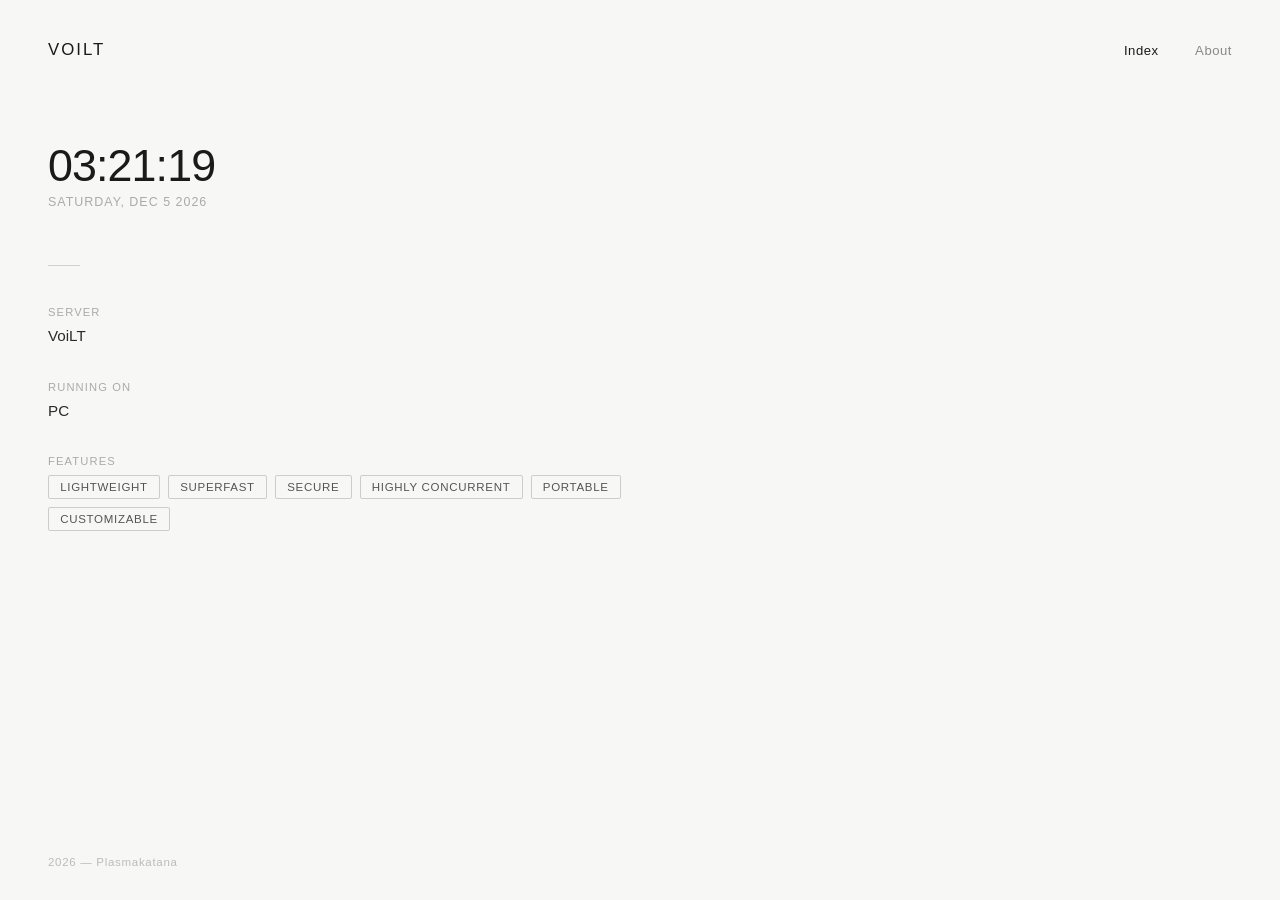
<file: static/index.html>
<!DOCTYPE html>
<html lang="en">
<head>
  <meta charset="UTF-8" />
  <meta name="viewport" content="width=device-width, initial-scale=1.0" />
  <title>VoiLT</title>
  <style>
    *, *::before, *::after { box-sizing: border-box; margin: 0; padding: 0; }

    body {
      font-family: "Helvetica Neue", Helvetica, Arial, sans-serif;
      background: #f7f7f5;
      color: #1a1a1a;
      min-height: 100vh;
      display: flex;
      flex-direction: column;
    }

    header {
      padding: 2.5rem 3rem 0;
      display: flex;
      align-items: baseline;
      justify-content: space-between;
    }

    .logo {
      font-size: 1.05rem;
      font-weight: 500;
      letter-spacing: 0.12em;
      text-transform: uppercase;
    }

    nav a {
      font-size: 0.82rem;
      color: #888;
      text-decoration: none;
      letter-spacing: 0.04em;
      margin-left: 2rem;
      transition: color 0.15s;
    }

    nav a:hover, nav a.active { color: #1a1a1a; }

    main {
      flex: 1;
      padding: 5rem 3rem 3rem;
      max-width: 680px;
    }

    .time {
      font-size: 2.8rem;
      font-weight: 300;
      letter-spacing: -0.02em;
      color: #1a1a1a;
      margin-bottom: 0.25rem;
      font-variant-numeric: tabular-nums;
    }

    .date-label {
      font-size: 0.78rem;
      color: #aaa;
      letter-spacing: 0.08em;
      text-transform: uppercase;
      margin-bottom: 3.5rem;
    }

    .divider {
      width: 32px;
      height: 1px;
      background: #d0d0ce;
      margin-bottom: 2.5rem;
    }

    .info-block {
      margin-bottom: 2rem;
    }

    .info-label {
      font-size: 0.7rem;
      letter-spacing: 0.1em;
      text-transform: uppercase;
      color: #aaa;
      margin-bottom: 0.4rem;
    }

    .info-value {
      font-size: 0.95rem;
      color: #2a2a2a;
      font-weight: 400;
      line-height: 1.6;
    }

    .features-list {
      display: flex;
      flex-wrap: wrap;
      gap: 0.5rem;
      margin-top: 0.5rem;
    }

    .tag {
      font-size: 0.72rem;
      letter-spacing: 0.06em;
      color: #555;
      border: 0.5px solid #ccc;
      padding: 0.3rem 0.7rem;
      border-radius: 2px;
      text-transform: uppercase;
    }

    footer {
      padding: 2rem 3rem;
      font-size: 0.72rem;
      color: #bbb;
      letter-spacing: 0.06em;
    }
  </style>
</head>
<body>

  <header>
    <span class="logo">VoiLT</span>
    <nav>
      <a href="index.html" class="active">Index</a>
      <a href="about.html">About</a>
    </nav>
  </header>

  <main>
    <div class="time" id="clock">--:--:--</div>
    <div class="date-label" id="date-label">--</div>

    <div class="divider"></div>

    <div class="info-block">
      <div class="info-label">Server</div>
      <div class="info-value">VoiLT</div>
    </div>

    <div class="info-block">
      <div class="info-label">Running on</div>
      <div class="info-value">PC</div>
    </div>

    <div class="info-block">
      <div class="info-label">Features</div>
      <div class="features-list">
        <span class="tag">Lightweight</span>
        <span class="tag">Superfast</span>
        <span class="tag">Secure</span>
        <span class="tag">Highly Concurrent</span>
        <span class="tag">Portable</span>
        <span class="tag">Customizable</span>
      </div>
    </div>
  </main>

  <footer>2026 &mdash; Plasmakatana</footer>

  <script>
    function pad(n) { return String(n).padStart(2, '0'); }
    function tick() {
      var now = new Date();
      var h = pad(now.getHours());
      var m = pad(now.getMinutes());
      var s = pad(now.getSeconds());
      document.getElementById('clock').textContent = h + ':' + m + ':' + s;

      var days = ['Sunday','Monday','Tuesday','Wednesday','Thursday','Friday','Saturday'];
      var months = ['Jan','Feb','Mar','Apr','May','Jun','Jul','Aug','Sep','Oct','Nov','Dec'];
      var label = days[now.getDay()] + ', ' + months[now.getMonth()] + ' ' + now.getDate() + ' ' + now.getFullYear();
      document.getElementById('date-label').textContent = label;
    }
    tick();
    setInterval(tick, 1000);
  </script>

</body>
</html>
</file>
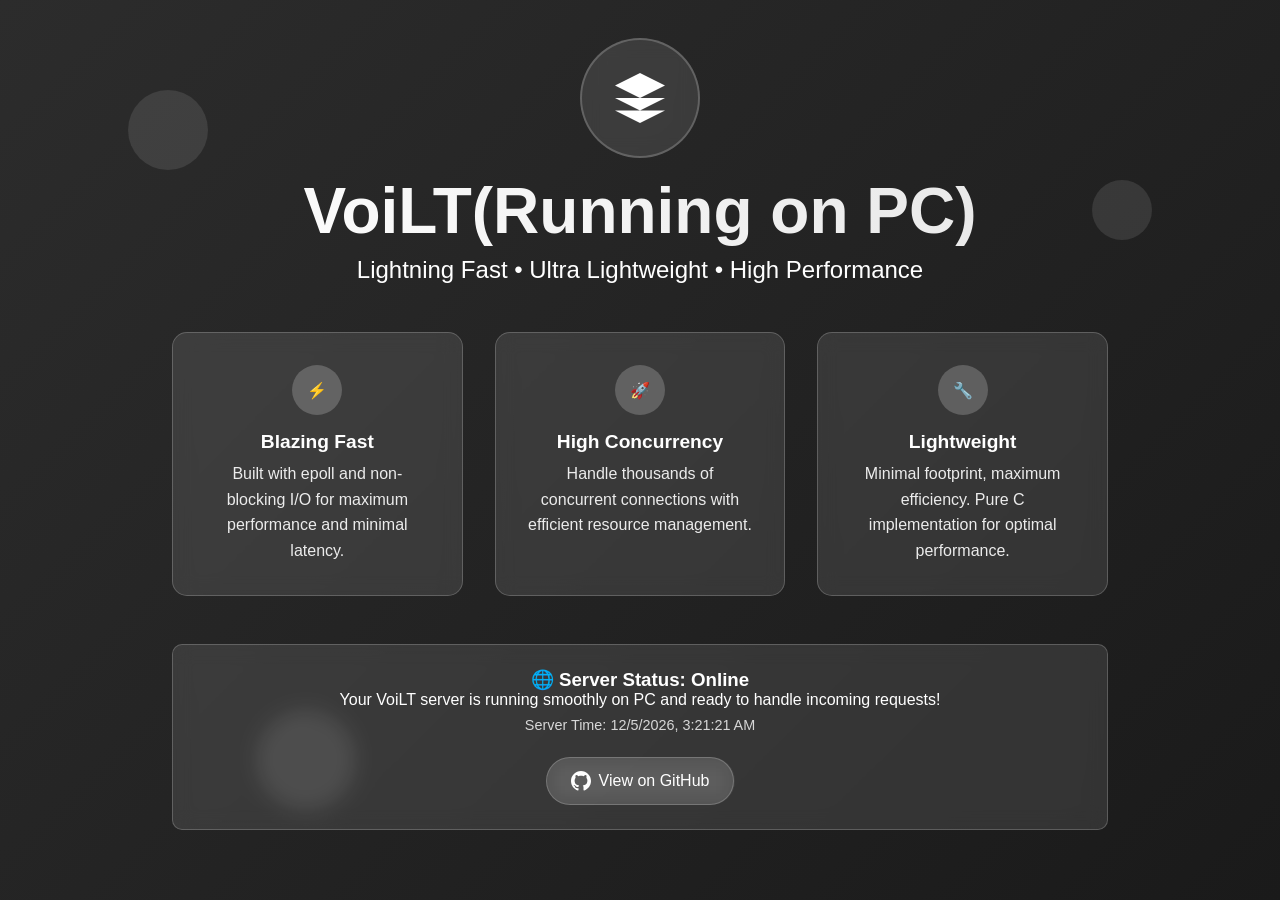
<file: server/static/index.html>
<!DOCTYPE html>
<html lang="en">
<head>
    <meta charset="UTF-8">
    <meta name="viewport" content="width=device-width, initial-scale=1.0">
    <title>VoiLT - Fast Web Server</title>
    <style>
      *{
            margin: 0;
            padding: 0;
            box-sizing: border-box;
        }

        body {
            font-family: 'Segoe UI', Taurus, Geneva, Verdana, sans-serif;
            background: linear-gradient(135deg, #2c2c2c 0%, #1a1a1a 100%);
            min-height: 100vh;
            display: flex;
            align-items: center;
            justify-content: center;
            color: #fff;
            overflow-x: hidden;
        }

        .container {
            text-align: center;
            padding: 2rem;
            max-width: 1000px;
            width: 100%;
        }

        .logo-container {
            margin-bottom: 2rem;
            animation: fadeInUp 1s ease-out;
        }

        .logo {
            width: 120px;
            height: 120px;
            margin: 0 auto 1rem;
            background: rgba(255, 255, 255, 0.1);
            border-radius: 50%;
            display: flex;
            align-items: center;
            justify-content: center;
            backdrop-filter: blur(10px);
            border: 2px solid rgba(255, 255, 255, 0.2);
            animation: pulse 2s infinite;
        }

        .logo svg {
            width: 60px;
            height: 60px;
            fill: #fff;
        }

        .main-title {
            font-size: 4rem;
            font-weight: bold;
            margin-bottom: 0.5rem;
            background: linear-gradient(45deg, #fff, #e5e5e5);
            -webkit-background-clip: text;
            -webkit-text-fill-color: transparent;
            background-clip: text;
            animation: fadeInUp 1s ease-out 0.2s both;
        }

        .subtitle {
            font-size: 1.5rem;
            margin-bottom: 2rem;
            opacity: 0.9;
            font-weight: 300;
            animation: fadeInUp 1s ease-out 0.4s both;
        }

        .features {
            display: grid;
            grid-template-columns: repeat(auto-fit, minmax(250px, 1fr));
            gap: 2rem;
            margin: 3rem 0;
            animation: fadeInUp 1s ease-out 0.6s both;
        }

        .feature-card {
            background: rgba(255, 255, 255, 0.1);
            padding: 2rem;
            border-radius: 15px;
            backdrop-filter: blur(10px);
            border: 1px solid rgba(255, 255, 255, 0.2);
            transition: transform 0.3s ease, box-shadow 0.3s ease;
        }

        .feature-card:hover {
            transform: translateY(-5px);
            box-shadow: 0 20px 40px rgba(255, 255, 255, 0.1);
        }

        .feature-icon {
            width: 50px;
            height: 50px;
            margin: 0 auto 1rem;
            background: rgba(255, 255, 255, 0.2);
            border-radius: 50%;
            display: flex;
            align-items: center;
            justify-content: center;
        }

        .feature-title {
            font-size: 1.2rem;
            font-weight: 600;
            margin-bottom: 0.5rem;
        }

        .feature-desc {
            opacity: 0.9;
            line-height: 1.6;
        }

        .stats {
            display: flex;
            justify-content: center;
            gap: 3rem;
            margin: 3rem 0;
            animation: fadeInUp 1s ease-out 0.8s both;
        }

        .stat-item {
            text-align: center;
        }

        .stat-number {
            font-size: 2.5rem;
            font-weight: bold;
            display: block;
            color: #fff;
        }

        .stat-label {
            opacity: 0.8;
            font-size: 0.9rem;
            text-transform: uppercase;
            letter-spacing: 1px;
        }

        .server-info {
            background: rgba(255, 255, 255, 0.1);
            padding: 1.5rem;
            border-radius: 10px;
            margin: 2rem 0;
            backdrop-filter: blur(10px);
            border: 1px solid rgba(255, 255, 255, 0.2);
            animation: fadeInUp 1s ease-out 1s both;
        }

        .github-link {
            display: inline-flex;
            align-items: center;
            gap: 0.5rem;
            background: rgba(255, 255, 255, 0.1);
            padding: 0.8rem 1.5rem;
            border-radius: 50px;
            text-decoration: none;
            color: #fff;
            border: 1px solid rgba(255, 255, 255, 0.2);
            backdrop-filter: blur(10px);
            transition: all 0.3s ease;
            margin-top: 1.5rem;
            font-weight: 500;
        }

        .github-link:hover {
            background: rgba(255, 255, 255, 0.2);
            transform: translateY(-2px);
            box-shadow: 0 10px 20px rgba(255, 255, 255, 0.1);
        }

        .github-icon {
            width: 20px;
            height: 20px;
            fill: currentColor;
        }

        .floating-elements {
            position: absolute;
            top: 0;
            left: 0;
            width: 100%;
            height: 100%;
            pointer-events: none;
            z-index: -1;
        }

        .floating-circle {
            position: absolute;
            border-radius: 50%;
            background: rgba(255, 255, 255, 0.1);
            animation: float 6s ease-in-out infinite;
        }

        .circle-1 {
            width: 80px;
            height: 80px;
            top: 10%;
            left: 10%;
            animation-delay: 0s;
        }

        .circle-2 {
            width: 60px;
            height: 60px;
            top: 20%;
            right: 10%;
            animation-delay: 2s;
        }

        .circle-3 {
            width: 100px;
            height: 100px;
            bottom: 10%;
            left: 20%;
            animation-delay: 4s;
        }

        @keyframes fadeInUp {
            from {
                opacity: 0;
                transform: translateY(30px);
            }
            to {
                opacity: 1;
                transform: translateY(0);
            }
        }

        @keyframes pulse {
            0%, 100% {
                transform: scale(1);
            }
            50% {
                transform: scale(1.05);
            }
        }

        @keyframes float {
            0%, 100% {
                transform: translateY(0px);
            }
            50% {
                transform: translateY(-20px);
            }
        }

        @media (max-width: 768px) {
            .main-title {
                font-size: 2.5rem;
            }

            .stats {
                flex-direction: column;
                gap: 1rem;
            }
            .features {
                grid-template-columns: 1fr;
            }
        }
    </style>
</head>

<body>
    <div class="floating-elements">
        <div class="floating-circle circle-1"></div>
        <div class="floating-circle circle-2"></div>
        <div class="floating-circle circle-3"></div>
    </div>

    <div class="container">
        <div class="logo-container">
            <div class="logo">
                <svg viewBox="0 0 24 24" fill="currentColor">
                    <path d="M12 2L2 7l10 5 10-5-10-5zM2 17l10 5 10-5M2 12l10 5 10-5"/>
                </svg>
            </div>
            <h1 class="main-title">VoiLT(Running on PC)</h1>
            <p class="subtitle">Lightning Fast • Ultra Lightweight • High Performance</p>
        </div>

        <div class="features">
            <div class="feature-card">
                <div class="feature-icon">⚡</div>
                <h3 class="feature-title">Blazing Fast</h3>
                <p class="feature-desc">Built with epoll and non-blocking I/O for maximum performance and minimal latency.</p>
            </div>
            
            <div class="feature-card">
                <div class="feature-icon">🚀</div>
                <h3 class="feature-title">High Concurrency</h3>
                <p class="feature-desc">Handle thousands of concurrent connections with efficient resource management.</p>
            </div>
            
            <div class="feature-card">
                <div class="feature-icon">🔧</div>
                <h3 class="feature-title">Lightweight</h3>
                <p class="feature-desc">Minimal footprint, maximum efficiency. Pure C implementation for optimal performance.</p>
            </div>
        </div>

        <div class="server-info">
            <h3>🌐 Server Status: <span style="color: #ffffff;">Online</span></h3>
            <p>Your VoiLT server is running smoothly on PC and ready to handle incoming requests!</p>
            <p style="margin-top: 0.5rem; opacity: 0.8; font-size: 0.9rem;">
                Server Time: <span id="server-time"></span>
            </p>
            
            <a href="https://github.com/Plasmakatana/VoiLT" class="github-link" target="_blank">
                <svg class="github-icon" viewBox="0 0 24 24">
                    <path d="M12 0c-6.626 0-12 5.373-12 12 0 5.302 3.438 9.8 8.207 11.387.599.111.793-.261.793-.577v-2.234c-3.338.726-4.033-1.416-4.033-1.416-.546-1.387-1.333-1.756-1.333-1.756-1.089-.745.083-.729.083-.729 1.205.084 1.839 1.237 1.839 1.237 1.07 1.834 2.807 1.304 3.492.997.107-.775.418-1.305.762-1.604-2.665-.305-5.467-1.334-5.467-5.931 0-1.311.469-2.381 1.236-3.221-.124-.303-.535-1.524.117-3.176 0 0 1.008-.322 3.301 1.23.957-.266 1.983-.399 3.003-.404 1.02.005 2.047.138 3.006.404 2.291-1.552 3.297-1.23 3.297-1.23.653 1.653.242 2.874.118 3.176.77.84 1.235 1.911 1.235 3.221 0 4.609-2.807 5.624-5.479 5.921.43.372.823 1.102.823 2.222v3.293c0 .319.192.694.801.576 4.765-1.589 8.199-6.086 8.199-11.386 0-6.627-5.373-12-12-12z"/>
                </svg>
                View on GitHub
            </a>
        </div>
    </div>

    <script>
        function updateTime() {
            const now = new Date();
            document.getElementById('server-time').textContent = now.toLocaleString();
        }

        document.addEventListener('DOMContentLoaded', function() {
            updateTime();
            setInterval(updateTime, 1000);
        });
    </script>
</body>
</html>
</file>
